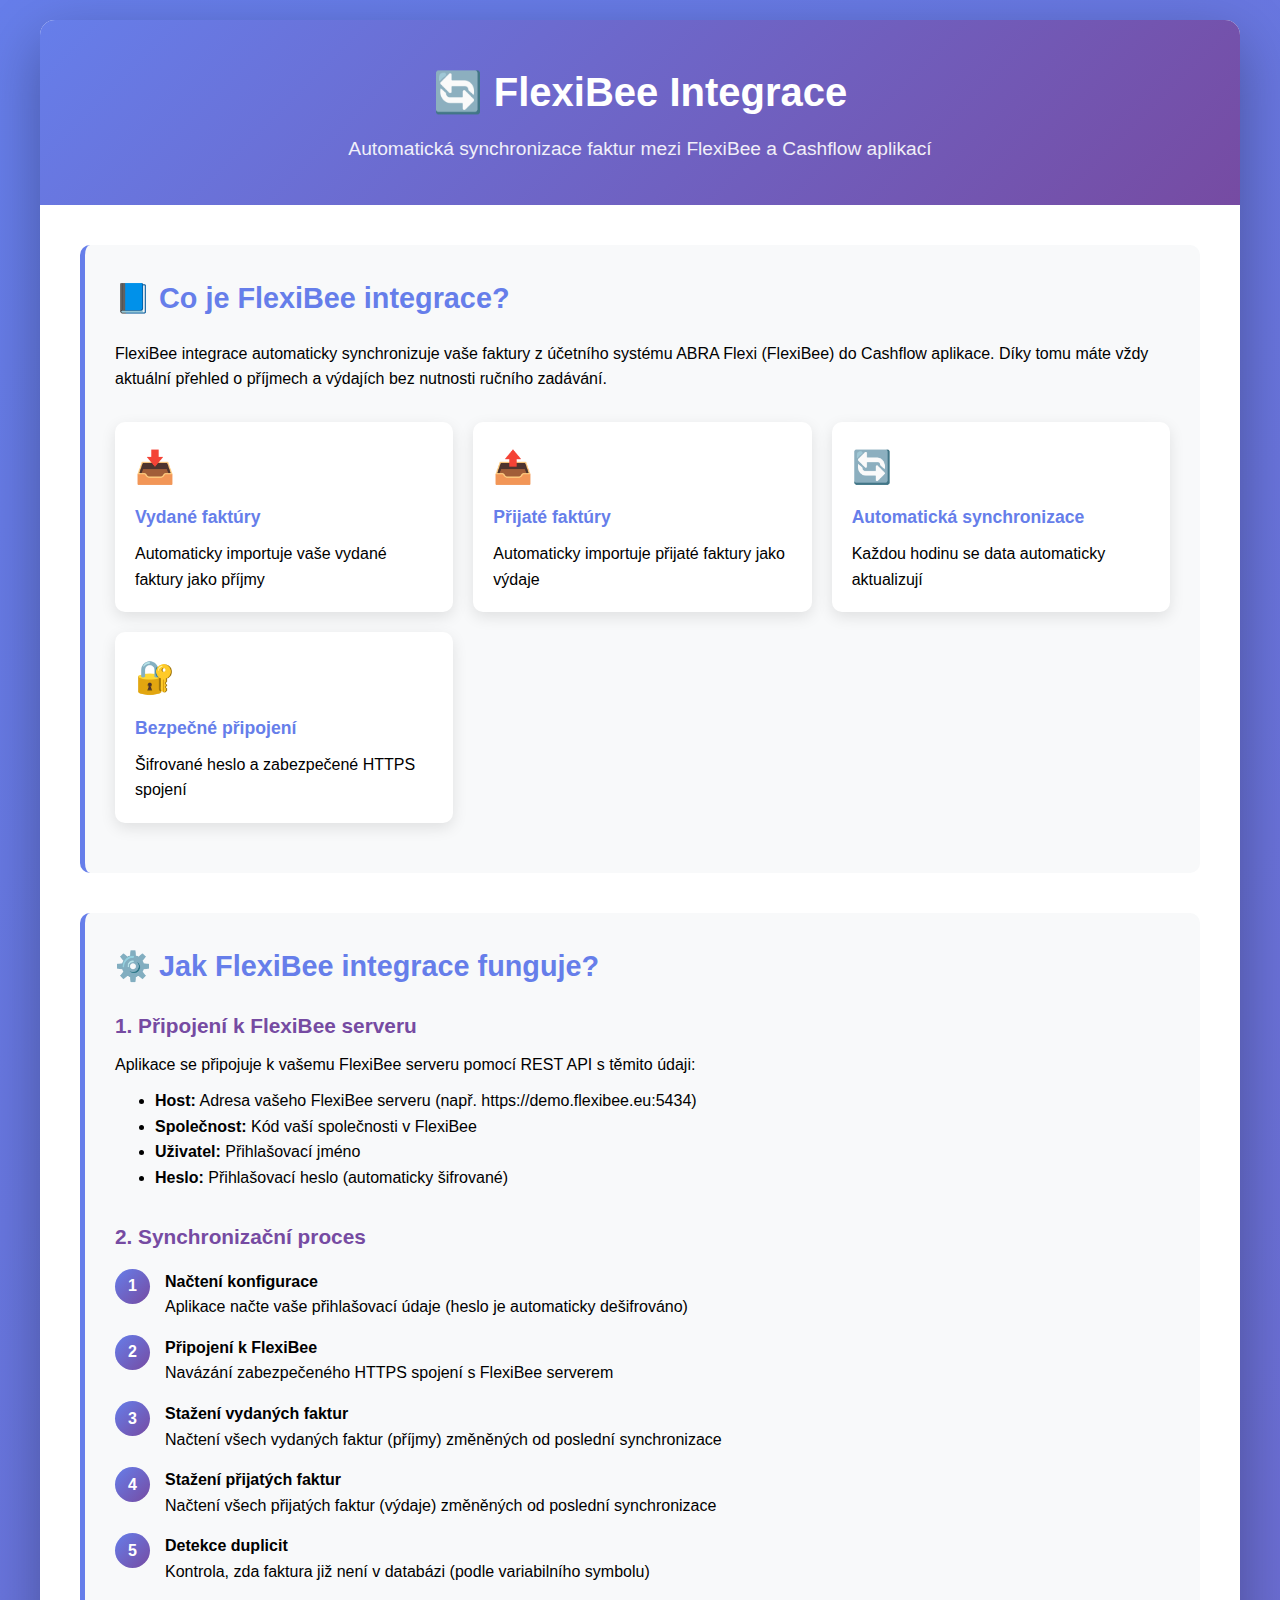
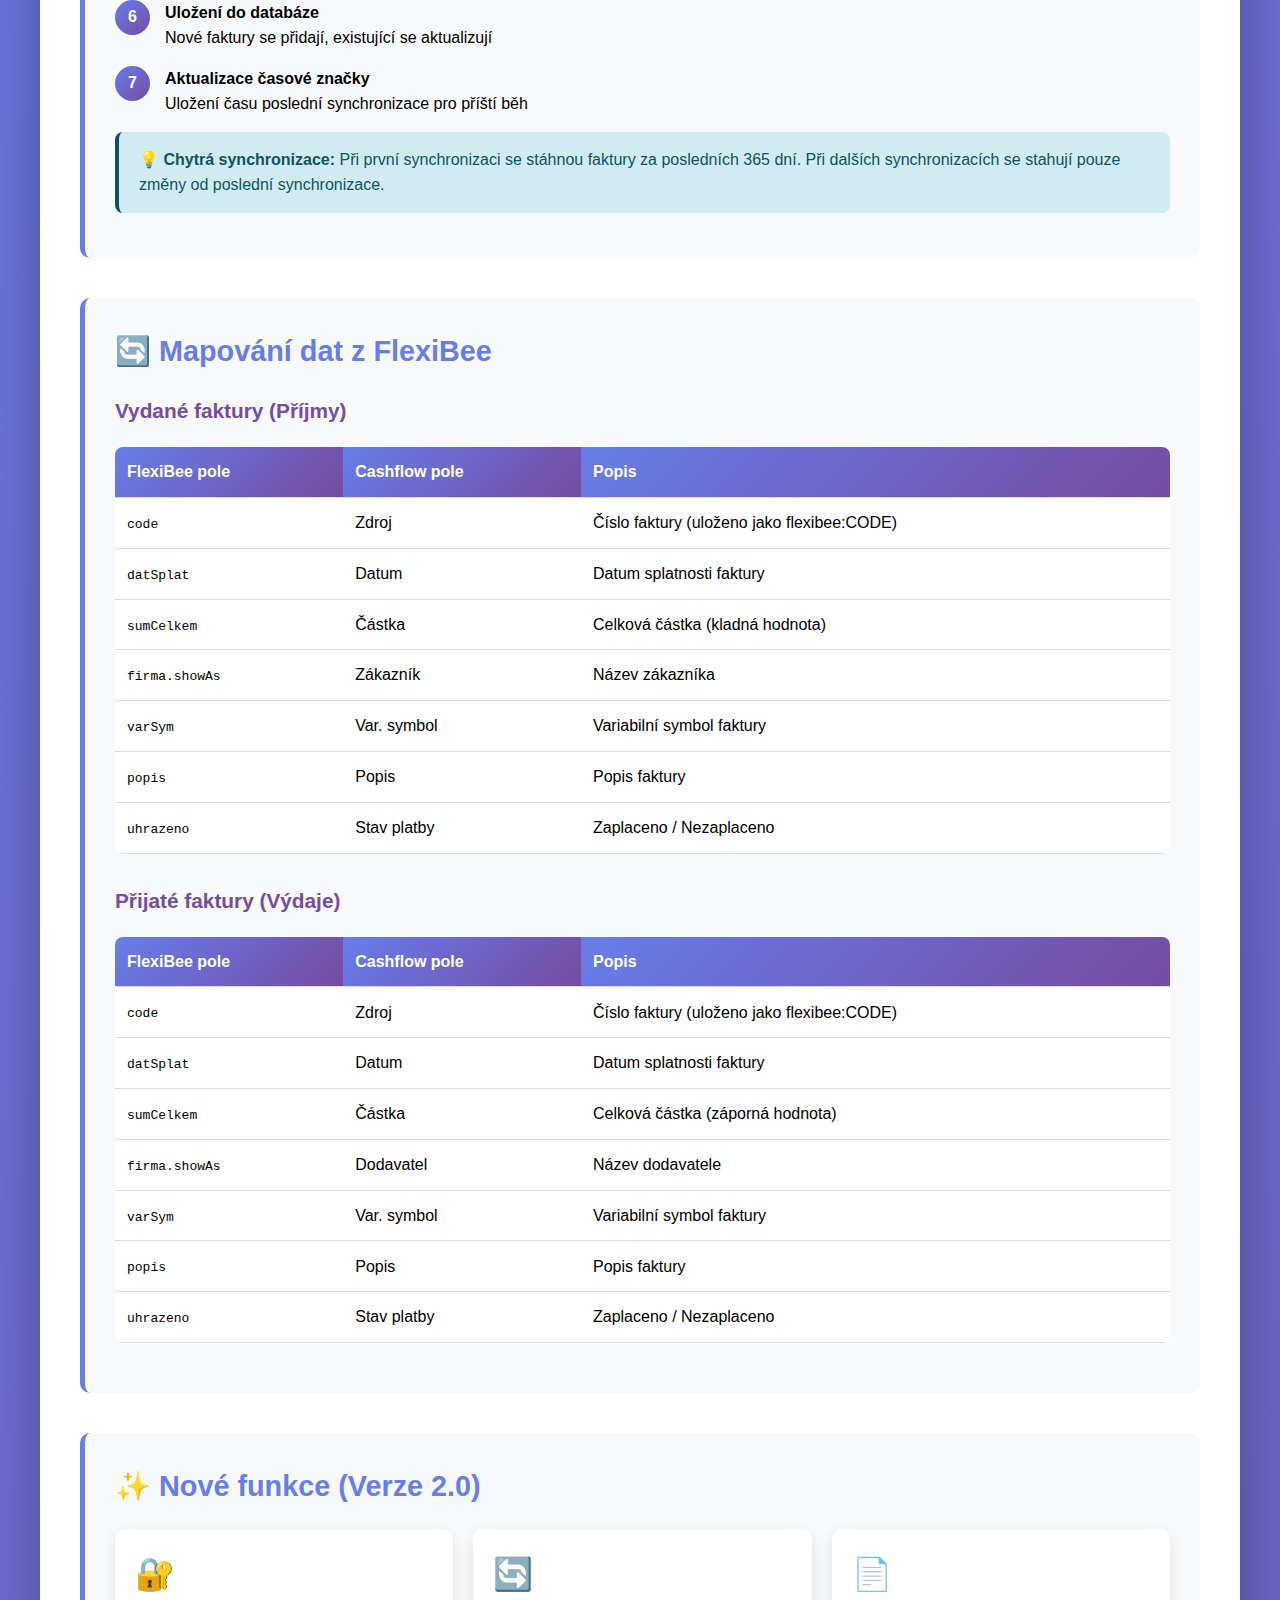
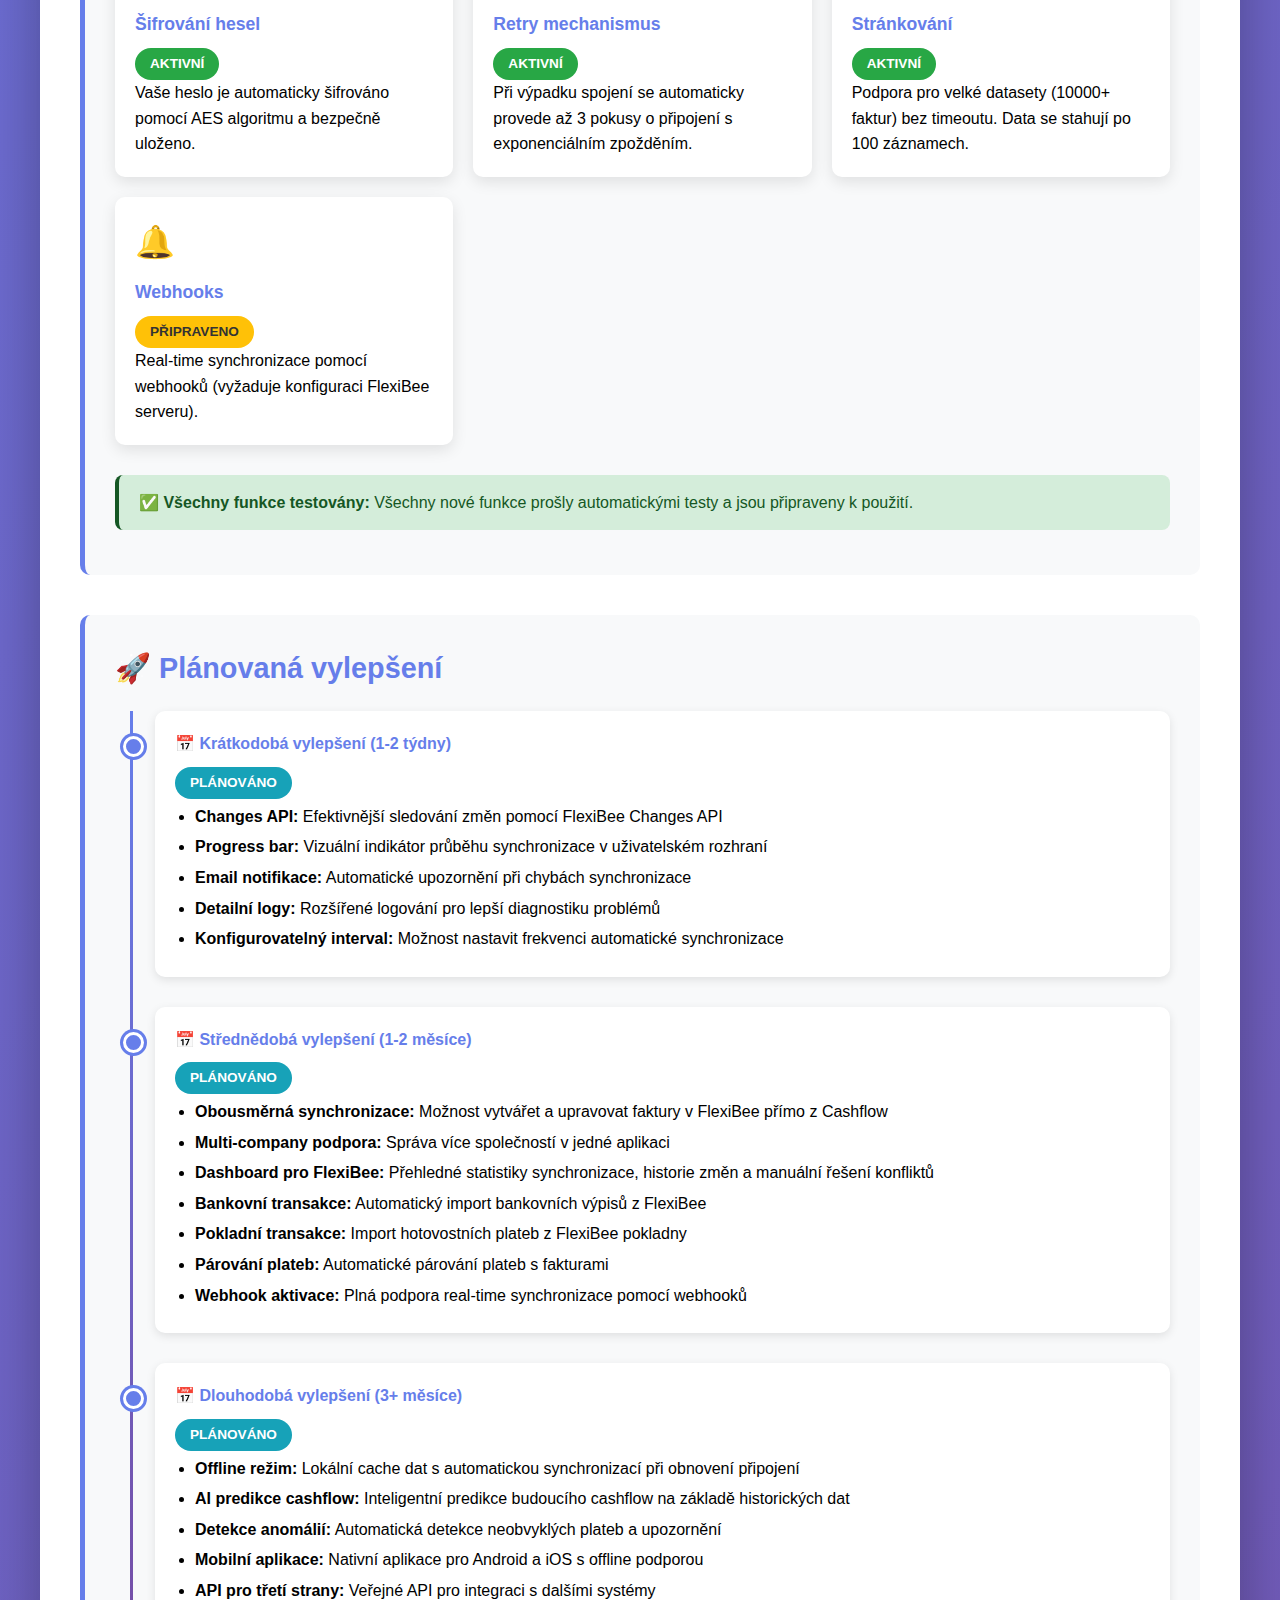
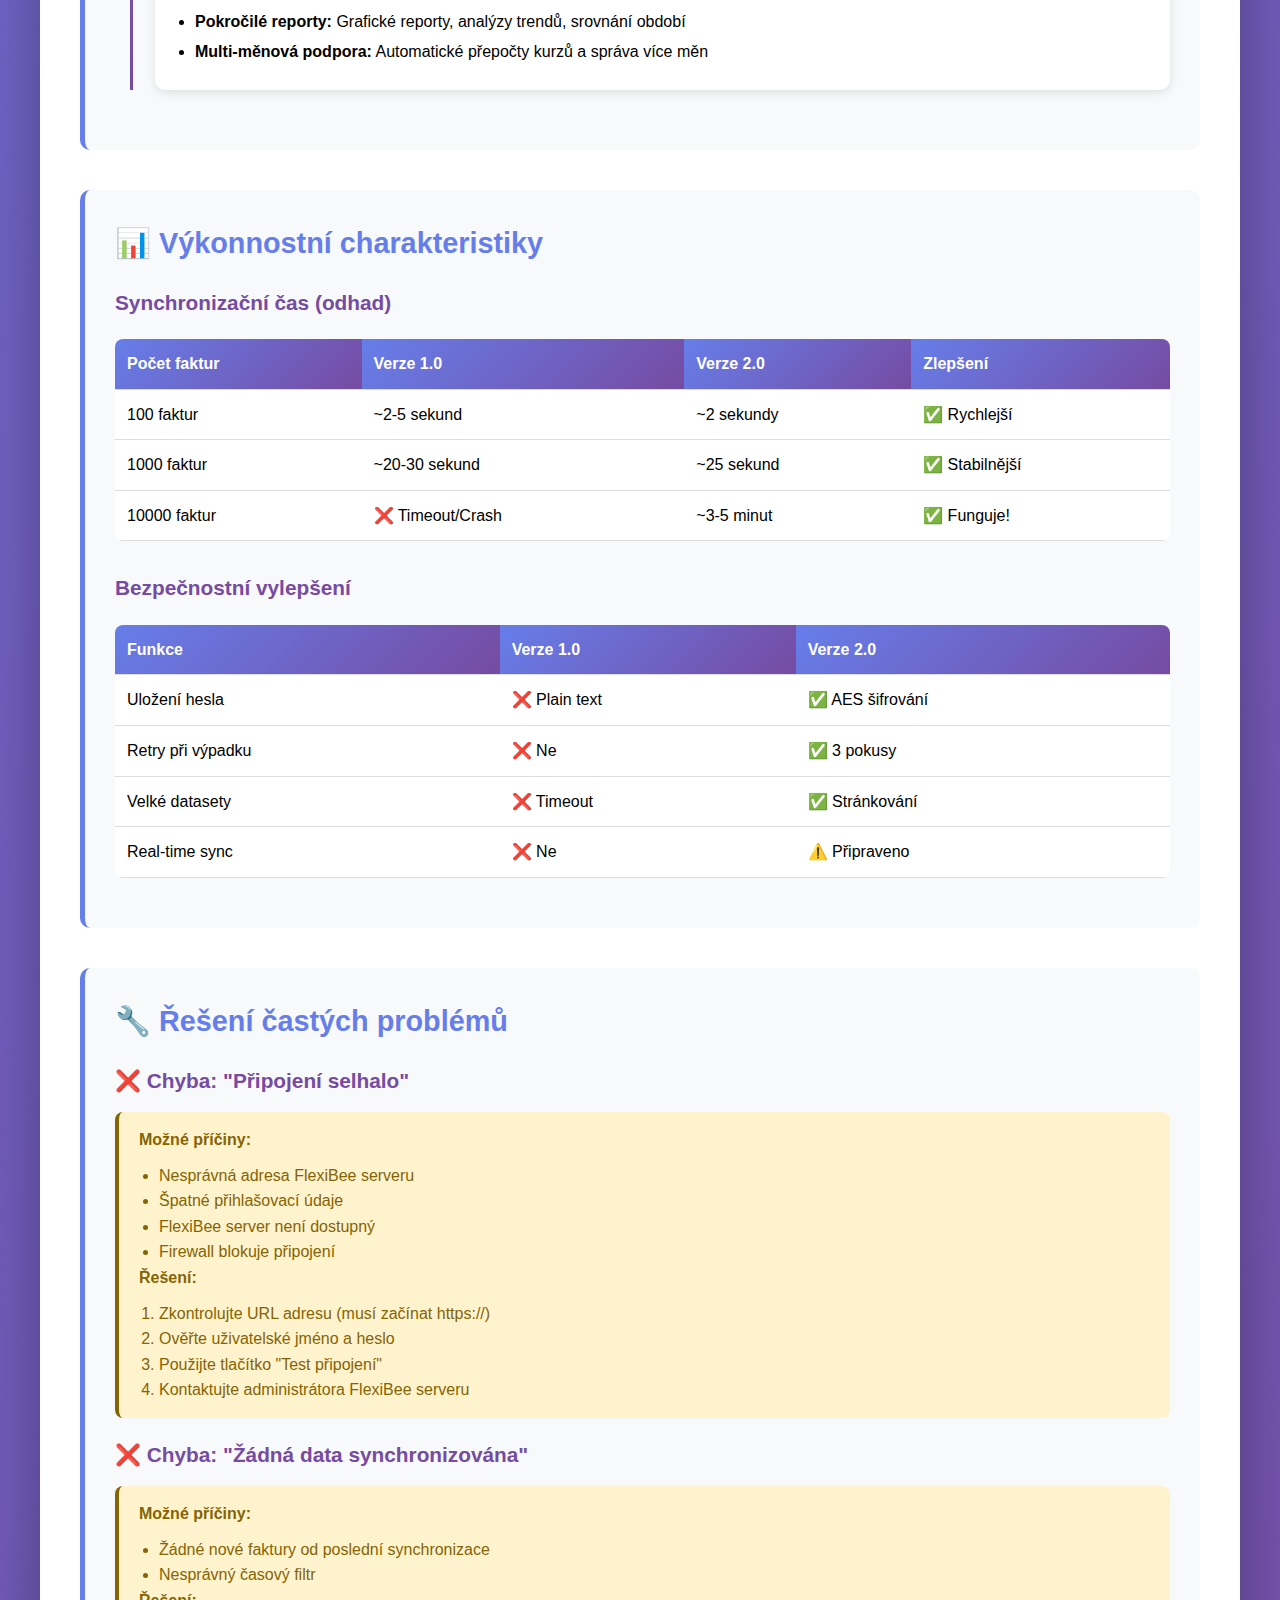
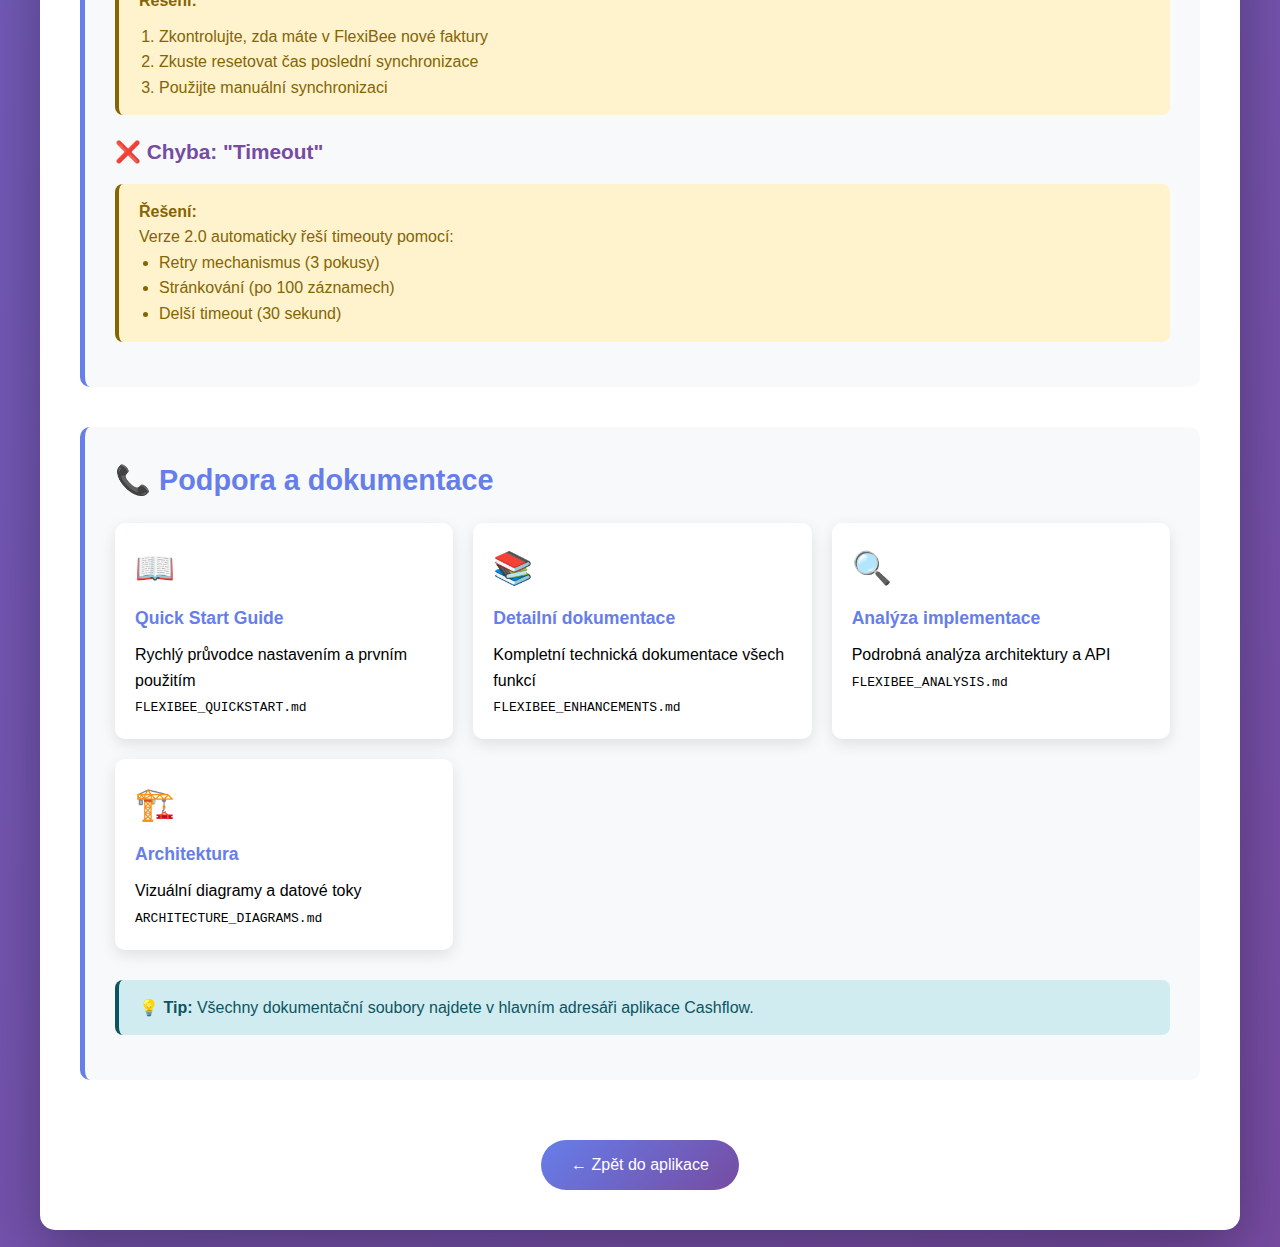
<file: templates/flexibee_help.html>
<!DOCTYPE html>
<html lang="cs">

<head>
    <meta charset="UTF-8">
    <meta name="viewport" content="width=device-width, initial-scale=1.0">
    <title>FlexiBee Integrace - Nápověda</title>
    <style>
        * {
            margin: 0;
            padding: 0;
            box-sizing: border-box;
        }

        body {
            font-family: 'Segoe UI', Tahoma, Geneva, Verdana, sans-serif;
            background: linear-gradient(135deg, #667eea 0%, #764ba2 100%);
            padding: 20px;
            line-height: 1.6;
        }

        .container {
            max-width: 1200px;
            margin: 0 auto;
            background: white;
            border-radius: 15px;
            box-shadow: 0 20px 60px rgba(0, 0, 0, 0.3);
            overflow: hidden;
        }

        .header {
            background: linear-gradient(135deg, #667eea 0%, #764ba2 100%);
            color: white;
            padding: 40px;
            text-align: center;
        }

        .header h1 {
            font-size: 2.5em;
            margin-bottom: 10px;
        }

        .header p {
            font-size: 1.2em;
            opacity: 0.9;
        }

        .content {
            padding: 40px;
        }

        .section {
            margin-bottom: 40px;
            padding: 30px;
            background: #f8f9fa;
            border-radius: 10px;
            border-left: 5px solid #667eea;
        }

        .section h2 {
            color: #667eea;
            margin-bottom: 20px;
            font-size: 1.8em;
            display: flex;
            align-items: center;
            gap: 10px;
        }

        .section h3 {
            color: #764ba2;
            margin: 20px 0 10px 0;
            font-size: 1.3em;
        }

        .feature-grid {
            display: grid;
            grid-template-columns: repeat(auto-fit, minmax(250px, 1fr));
            gap: 20px;
            margin: 20px 0;
        }

        .feature-card {
            background: white;
            padding: 20px;
            border-radius: 10px;
            box-shadow: 0 5px 15px rgba(0, 0, 0, 0.1);
            transition: transform 0.3s;
        }

        .feature-card:hover {
            transform: translateY(-5px);
            box-shadow: 0 10px 25px rgba(0, 0, 0, 0.15);
        }

        .feature-card h4 {
            color: #667eea;
            margin-bottom: 10px;
            font-size: 1.1em;
        }

        .icon {
            font-size: 2em;
            margin-bottom: 10px;
        }

        .timeline {
            position: relative;
            padding-left: 40px;
            margin: 20px 0;
        }

        .timeline::before {
            content: '';
            position: absolute;
            left: 15px;
            top: 0;
            bottom: 0;
            width: 3px;
            background: linear-gradient(to bottom, #667eea, #764ba2);
        }

        .timeline-item {
            position: relative;
            margin-bottom: 30px;
            padding: 20px;
            background: white;
            border-radius: 10px;
            box-shadow: 0 3px 10px rgba(0, 0, 0, 0.1);
        }

        .timeline-item::before {
            content: '';
            position: absolute;
            left: -32px;
            top: 25px;
            width: 15px;
            height: 15px;
            border-radius: 50%;
            background: #667eea;
            border: 3px solid white;
            box-shadow: 0 0 0 3px #667eea;
        }

        .timeline-item h4 {
            color: #667eea;
            margin-bottom: 10px;
        }

        .timeline-item ul {
            margin-left: 20px;
        }

        .timeline-item li {
            margin: 5px 0;
        }

        .badge {
            display: inline-block;
            padding: 5px 15px;
            border-radius: 20px;
            font-size: 0.85em;
            font-weight: bold;
            margin-right: 10px;
        }

        .badge-success {
            background: #28a745;
            color: white;
        }

        .badge-warning {
            background: #ffc107;
            color: #333;
        }

        .badge-info {
            background: #17a2b8;
            color: white;
        }

        .code-block {
            background: #2d2d2d;
            color: #f8f8f2;
            padding: 20px;
            border-radius: 8px;
            overflow-x: auto;
            margin: 15px 0;
            font-family: 'Courier New', monospace;
        }

        .alert {
            padding: 15px 20px;
            border-radius: 8px;
            margin: 15px 0;
        }

        .alert-info {
            background: #d1ecf1;
            border-left: 4px solid #0c5460;
            color: #0c5460;
        }

        .alert-success {
            background: #d4edda;
            border-left: 4px solid #155724;
            color: #155724;
        }

        .alert-warning {
            background: #fff3cd;
            border-left: 4px solid #856404;
            color: #856404;
        }

        .steps {
            counter-reset: step-counter;
            list-style: none;
        }

        .steps li {
            counter-increment: step-counter;
            margin: 15px 0;
            padding-left: 50px;
            position: relative;
        }

        .steps li::before {
            content: counter(step-counter);
            position: absolute;
            left: 0;
            top: 0;
            width: 35px;
            height: 35px;
            background: linear-gradient(135deg, #667eea, #764ba2);
            color: white;
            border-radius: 50%;
            display: flex;
            align-items: center;
            justify-content: center;
            font-weight: bold;
        }

        .back-button {
            display: inline-block;
            padding: 12px 30px;
            background: linear-gradient(135deg, #667eea, #764ba2);
            color: white;
            text-decoration: none;
            border-radius: 25px;
            margin-top: 20px;
            transition: transform 0.3s;
        }

        .back-button:hover {
            transform: scale(1.05);
        }

        table {
            width: 100%;
            border-collapse: collapse;
            margin: 20px 0;
            background: white;
            border-radius: 8px;
            overflow: hidden;
        }

        th,
        td {
            padding: 12px;
            text-align: left;
            border-bottom: 1px solid #ddd;
        }

        th {
            background: linear-gradient(135deg, #667eea, #764ba2);
            color: white;
            font-weight: bold;
        }

        tr:hover {
            background: #f5f5f5;
        }
    </style>
</head>

<body>
    <div class="container">
        <div class="header">
            <h1>🔄 FlexiBee Integrace</h1>
            <p>Automatická synchronizace faktur mezi FlexiBee a Cashflow aplikací</p>
        </div>

        <div class="content">
            <!-- Co je FlexiBee -->
            <div class="section">
                <h2>📘 Co je FlexiBee integrace?</h2>
                <p>
                    FlexiBee integrace automaticky synchronizuje vaše faktury z účetního systému ABRA Flexi (FlexiBee)
                    do Cashflow aplikace. Díky tomu máte vždy aktuální přehled o příjmech a výdajích bez nutnosti
                    ručního zadávání.
                </p>

                <div class="feature-grid" style="margin-top: 30px;">
                    <div class="feature-card">
                        <div class="icon">📥</div>
                        <h4>Vydané faktúry</h4>
                        <p>Automaticky importuje vaše vydané faktury jako příjmy</p>
                    </div>
                    <div class="feature-card">
                        <div class="icon">📤</div>
                        <h4>Přijaté faktúry</h4>
                        <p>Automaticky importuje přijaté faktury jako výdaje</p>
                    </div>
                    <div class="feature-card">
                        <div class="icon">🔄</div>
                        <h4>Automatická synchronizace</h4>
                        <p>Každou hodinu se data automaticky aktualizují</p>
                    </div>
                    <div class="feature-card">
                        <div class="icon">🔐</div>
                        <h4>Bezpečné připojení</h4>
                        <p>Šifrované heslo a zabezpečené HTTPS spojení</p>
                    </div>
                </div>
            </div>

            <!-- Jak to funguje -->
            <div class="section">
                <h2>⚙️ Jak FlexiBee integrace funguje?</h2>

                <h3>1. Připojení k FlexiBee serveru</h3>
                <p>Aplikace se připojuje k vašemu FlexiBee serveru pomocí REST API s těmito údaji:</p>
                <ul style="margin-left: 40px; margin-top: 10px;">
                    <li><strong>Host:</strong> Adresa vašeho FlexiBee serveru (např. https://demo.flexibee.eu:5434)</li>
                    <li><strong>Společnost:</strong> Kód vaší společnosti v FlexiBee</li>
                    <li><strong>Uživatel:</strong> Přihlašovací jméno</li>
                    <li><strong>Heslo:</strong> Přihlašovací heslo (automaticky šifrované)</li>
                </ul>

                <h3 style="margin-top: 30px;">2. Synchronizační proces</h3>
                <ol class="steps">
                    <li>
                        <strong>Načtení konfigurace</strong><br>
                        Aplikace načte vaše přihlašovací údaje (heslo je automaticky dešifrováno)
                    </li>
                    <li>
                        <strong>Připojení k FlexiBee</strong><br>
                        Navázání zabezpečeného HTTPS spojení s FlexiBee serverem
                    </li>
                    <li>
                        <strong>Stažení vydaných faktur</strong><br>
                        Načtení všech vydaných faktur (příjmy) změněných od poslední synchronizace
                    </li>
                    <li>
                        <strong>Stažení přijatých faktur</strong><br>
                        Načtení všech přijatých faktur (výdaje) změněných od poslední synchronizace
                    </li>
                    <li>
                        <strong>Detekce duplicit</strong><br>
                        Kontrola, zda faktura již není v databázi (podle variabilního symbolu)
                    </li>
                    <li>
                        <strong>Uložení do databáze</strong><br>
                        Nové faktury se přidají, existující se aktualizují
                    </li>
                    <li>
                        <strong>Aktualizace časové značky</strong><br>
                        Uložení času poslední synchronizace pro příští běh
                    </li>
                </ol>

                <div class="alert alert-info">
                    <strong>💡 Chytrá synchronizace:</strong> Při první synchronizaci se stáhnou faktury za posledních
                    365 dní.
                    Při dalších synchronizacích se stahují pouze změny od poslední synchronizace.
                </div>
            </div>

            <!-- Mapování polí -->
            <div class="section">
                <h2>🔄 Mapování dat z FlexiBee</h2>

                <h3>Vydané faktury (Příjmy)</h3>
                <table>
                    <thead>
                        <tr>
                            <th>FlexiBee pole</th>
                            <th>Cashflow pole</th>
                            <th>Popis</th>
                        </tr>
                    </thead>
                    <tbody>
                        <tr>
                            <td><code>code</code></td>
                            <td>Zdroj</td>
                            <td>Číslo faktury (uloženo jako flexibee:CODE)</td>
                        </tr>
                        <tr>
                            <td><code>datSplat</code></td>
                            <td>Datum</td>
                            <td>Datum splatnosti faktury</td>
                        </tr>
                        <tr>
                            <td><code>sumCelkem</code></td>
                            <td>Částka</td>
                            <td>Celková částka (kladná hodnota)</td>
                        </tr>
                        <tr>
                            <td><code>firma.showAs</code></td>
                            <td>Zákazník</td>
                            <td>Název zákazníka</td>
                        </tr>
                        <tr>
                            <td><code>varSym</code></td>
                            <td>Var. symbol</td>
                            <td>Variabilní symbol faktury</td>
                        </tr>
                        <tr>
                            <td><code>popis</code></td>
                            <td>Popis</td>
                            <td>Popis faktury</td>
                        </tr>
                        <tr>
                            <td><code>uhrazeno</code></td>
                            <td>Stav platby</td>
                            <td>Zaplaceno / Nezaplaceno</td>
                        </tr>
                    </tbody>
                </table>

                <h3 style="margin-top: 30px;">Přijaté faktury (Výdaje)</h3>
                <table>
                    <thead>
                        <tr>
                            <th>FlexiBee pole</th>
                            <th>Cashflow pole</th>
                            <th>Popis</th>
                        </tr>
                    </thead>
                    <tbody>
                        <tr>
                            <td><code>code</code></td>
                            <td>Zdroj</td>
                            <td>Číslo faktury (uloženo jako flexibee:CODE)</td>
                        </tr>
                        <tr>
                            <td><code>datSplat</code></td>
                            <td>Datum</td>
                            <td>Datum splatnosti faktury</td>
                        </tr>
                        <tr>
                            <td><code>sumCelkem</code></td>
                            <td>Částka</td>
                            <td>Celková částka (záporná hodnota)</td>
                        </tr>
                        <tr>
                            <td><code>firma.showAs</code></td>
                            <td>Dodavatel</td>
                            <td>Název dodavatele</td>
                        </tr>
                        <tr>
                            <td><code>varSym</code></td>
                            <td>Var. symbol</td>
                            <td>Variabilní symbol faktury</td>
                        </tr>
                        <tr>
                            <td><code>popis</code></td>
                            <td>Popis</td>
                            <td>Popis faktury</td>
                        </tr>
                        <tr>
                            <td><code>uhrazeno</code></td>
                            <td>Stav platby</td>
                            <td>Zaplaceno / Nezaplaceno</td>
                        </tr>
                    </tbody>
                </table>
            </div>

            <!-- Nové funkce -->
            <div class="section">
                <h2>✨ Nové funkce (Verze 2.0)</h2>

                <div class="feature-grid">
                    <div class="feature-card">
                        <div class="icon">🔐</div>
                        <h4>Šifrování hesel</h4>
                        <span class="badge badge-success">AKTIVNÍ</span>
                        <p>Vaše heslo je automaticky šifrováno pomocí AES algoritmu a bezpečně uloženo.</p>
                    </div>
                    <div class="feature-card">
                        <div class="icon">🔄</div>
                        <h4>Retry mechanismus</h4>
                        <span class="badge badge-success">AKTIVNÍ</span>
                        <p>Při výpadku spojení se automaticky provede až 3 pokusy o připojení s exponenciálním
                            zpožděním.</p>
                    </div>
                    <div class="feature-card">
                        <div class="icon">📄</div>
                        <h4>Stránkování</h4>
                        <span class="badge badge-success">AKTIVNÍ</span>
                        <p>Podpora pro velké datasety (10000+ faktur) bez timeoutu. Data se stahují po 100 záznamech.
                        </p>
                    </div>
                    <div class="feature-card">
                        <div class="icon">🔔</div>
                        <h4>Webhooks</h4>
                        <span class="badge badge-warning">PŘIPRAVENO</span>
                        <p>Real-time synchronizace pomocí webhooků (vyžaduje konfiguraci FlexiBee serveru).</p>
                    </div>
                </div>

                <div class="alert alert-success" style="margin-top: 30px;">
                    <strong>✅ Všechny funkce testovány:</strong> Všechny nové funkce prošly automatickými testy a jsou
                    připraveny k použití.
                </div>
            </div>

            <!-- Plánovaná vylepšení -->
            <div class="section">
                <h2>🚀 Plánovaná vylepšení</h2>

                <div class="timeline">
                    <div class="timeline-item">
                        <h4>📅 Krátkodobá vylepšení (1-2 týdny)</h4>
                        <span class="badge badge-info">PLÁNOVÁNO</span>
                        <ul>
                            <li><strong>Changes API:</strong> Efektivnější sledování změn pomocí FlexiBee Changes API
                            </li>
                            <li><strong>Progress bar:</strong> Vizuální indikátor průběhu synchronizace v uživatelském
                                rozhraní</li>
                            <li><strong>Email notifikace:</strong> Automatické upozornění při chybách synchronizace</li>
                            <li><strong>Detailní logy:</strong> Rozšířené logování pro lepší diagnostiku problémů</li>
                            <li><strong>Konfigurovatelný interval:</strong> Možnost nastavit frekvenci automatické
                                synchronizace</li>
                        </ul>
                    </div>

                    <div class="timeline-item">
                        <h4>📅 Střednědobá vylepšení (1-2 měsíce)</h4>
                        <span class="badge badge-info">PLÁNOVÁNO</span>
                        <ul>
                            <li><strong>Obousměrná synchronizace:</strong> Možnost vytvářet a upravovat faktury v
                                FlexiBee přímo z Cashflow</li>
                            <li><strong>Multi-company podpora:</strong> Správa více společností v jedné aplikaci</li>
                            <li><strong>Dashboard pro FlexiBee:</strong> Přehledné statistiky synchronizace, historie
                                změn a manuální řešení konfliktů</li>
                            <li><strong>Bankovní transakce:</strong> Automatický import bankovních výpisů z FlexiBee
                            </li>
                            <li><strong>Pokladní transakce:</strong> Import hotovostních plateb z FlexiBee pokladny</li>
                            <li><strong>Párování plateb:</strong> Automatické párování plateb s fakturami</li>
                            <li><strong>Webhook aktivace:</strong> Plná podpora real-time synchronizace pomocí webhooků
                            </li>
                        </ul>
                    </div>

                    <div class="timeline-item">
                        <h4>📅 Dlouhodobá vylepšení (3+ měsíce)</h4>
                        <span class="badge badge-info">PLÁNOVÁNO</span>
                        <ul>
                            <li><strong>Offline režim:</strong> Lokální cache dat s automatickou synchronizací při
                                obnovení připojení</li>
                            <li><strong>AI predikce cashflow:</strong> Inteligentní predikce budoucího cashflow na
                                základě historických dat</li>
                            <li><strong>Detekce anomálií:</strong> Automatická detekce neobvyklých plateb a upozornění
                            </li>
                            <li><strong>Mobilní aplikace:</strong> Nativní aplikace pro Android a iOS s offline podporou
                            </li>
                            <li><strong>API pro třetí strany:</strong> Veřejné API pro integraci s dalšími systémy</li>
                            <li><strong>Pokročilé reporty:</strong> Grafické reporty, analýzy trendů, srovnání období
                            </li>
                            <li><strong>Multi-měnová podpora:</strong> Automatické přepočty kurzů a správa více měn</li>
                        </ul>
                    </div>
                </div>
            </div>

            <!-- Výkonnostní charakteristiky -->
            <div class="section">
                <h2>📊 Výkonnostní charakteristiky</h2>

                <h3>Synchronizační čas (odhad)</h3>
                <table>
                    <thead>
                        <tr>
                            <th>Počet faktur</th>
                            <th>Verze 1.0</th>
                            <th>Verze 2.0</th>
                            <th>Zlepšení</th>
                        </tr>
                    </thead>
                    <tbody>
                        <tr>
                            <td>100 faktur</td>
                            <td>~2-5 sekund</td>
                            <td>~2 sekundy</td>
                            <td>✅ Rychlejší</td>
                        </tr>
                        <tr>
                            <td>1000 faktur</td>
                            <td>~20-30 sekund</td>
                            <td>~25 sekund</td>
                            <td>✅ Stabilnější</td>
                        </tr>
                        <tr>
                            <td>10000 faktur</td>
                            <td>❌ Timeout/Crash</td>
                            <td>~3-5 minut</td>
                            <td>✅ Funguje!</td>
                        </tr>
                    </tbody>
                </table>

                <h3 style="margin-top: 30px;">Bezpečnostní vylepšení</h3>
                <table>
                    <thead>
                        <tr>
                            <th>Funkce</th>
                            <th>Verze 1.0</th>
                            <th>Verze 2.0</th>
                        </tr>
                    </thead>
                    <tbody>
                        <tr>
                            <td>Uložení hesla</td>
                            <td>❌ Plain text</td>
                            <td>✅ AES šifrování</td>
                        </tr>
                        <tr>
                            <td>Retry při výpadku</td>
                            <td>❌ Ne</td>
                            <td>✅ 3 pokusy</td>
                        </tr>
                        <tr>
                            <td>Velké datasety</td>
                            <td>❌ Timeout</td>
                            <td>✅ Stránkování</td>
                        </tr>
                        <tr>
                            <td>Real-time sync</td>
                            <td>❌ Ne</td>
                            <td>⚠️ Připraveno</td>
                        </tr>
                    </tbody>
                </table>
            </div>

            <!-- Řešení problémů -->
            <div class="section">
                <h2>🔧 Řešení častých problémů</h2>

                <h3>❌ Chyba: "Připojení selhalo"</h3>
                <div class="alert alert-warning">
                    <strong>Možné příčiny:</strong>
                    <ul style="margin-left: 20px; margin-top: 10px;">
                        <li>Nesprávná adresa FlexiBee serveru</li>
                        <li>Špatné přihlašovací údaje</li>
                        <li>FlexiBee server není dostupný</li>
                        <li>Firewall blokuje připojení</li>
                    </ul>
                    <strong>Řešení:</strong>
                    <ol style="margin-left: 20px; margin-top: 10px;">
                        <li>Zkontrolujte URL adresu (musí začínat https://)</li>
                        <li>Ověřte uživatelské jméno a heslo</li>
                        <li>Použijte tlačítko "Test připojení"</li>
                        <li>Kontaktujte administrátora FlexiBee serveru</li>
                    </ol>
                </div>

                <h3>❌ Chyba: "Žádná data synchronizována"</h3>
                <div class="alert alert-warning">
                    <strong>Možné příčiny:</strong>
                    <ul style="margin-left: 20px; margin-top: 10px;">
                        <li>Žádné nové faktury od poslední synchronizace</li>
                        <li>Nesprávný časový filtr</li>
                    </ul>
                    <strong>Řešení:</strong>
                    <ol style="margin-left: 20px; margin-top: 10px;">
                        <li>Zkontrolujte, zda máte v FlexiBee nové faktury</li>
                        <li>Zkuste resetovat čas poslední synchronizace</li>
                        <li>Použijte manuální synchronizaci</li>
                    </ol>
                </div>

                <h3>❌ Chyba: "Timeout"</h3>
                <div class="alert alert-warning">
                    <strong>Řešení:</strong>
                    <p>Verze 2.0 automaticky řeší timeouty pomocí:</p>
                    <ul style="margin-left: 20px;">
                        <li>Retry mechanismus (3 pokusy)</li>
                        <li>Stránkování (po 100 záznamech)</li>
                        <li>Delší timeout (30 sekund)</li>
                    </ul>
                </div>
            </div>

            <!-- Kontakt a podpora -->
            <div class="section">
                <h2>📞 Podpora a dokumentace</h2>

                <div class="feature-grid">
                    <div class="feature-card">
                        <div class="icon">📖</div>
                        <h4>Quick Start Guide</h4>
                        <p>Rychlý průvodce nastavením a prvním použitím</p>
                        <code>FLEXIBEE_QUICKSTART.md</code>
                    </div>
                    <div class="feature-card">
                        <div class="icon">📚</div>
                        <h4>Detailní dokumentace</h4>
                        <p>Kompletní technická dokumentace všech funkcí</p>
                        <code>FLEXIBEE_ENHANCEMENTS.md</code>
                    </div>
                    <div class="feature-card">
                        <div class="icon">🔍</div>
                        <h4>Analýza implementace</h4>
                        <p>Podrobná analýza architektury a API</p>
                        <code>FLEXIBEE_ANALYSIS.md</code>
                    </div>
                    <div class="feature-card">
                        <div class="icon">🏗️</div>
                        <h4>Architektura</h4>
                        <p>Vizuální diagramy a datové toky</p>
                        <code>ARCHITECTURE_DIAGRAMS.md</code>
                    </div>
                </div>

                <div class="alert alert-info" style="margin-top: 30px;">
                    <strong>💡 Tip:</strong> Všechny dokumentační soubory najdete v hlavním adresáři aplikace Cashflow.
                </div>
            </div>

            <!-- Zpět -->
            <div style="text-align: center; margin-top: 40px;">
                <a href="/" class="back-button">← Zpět do aplikace</a>
            </div>
        </div>
    </div>
</body>

</html>
</file>
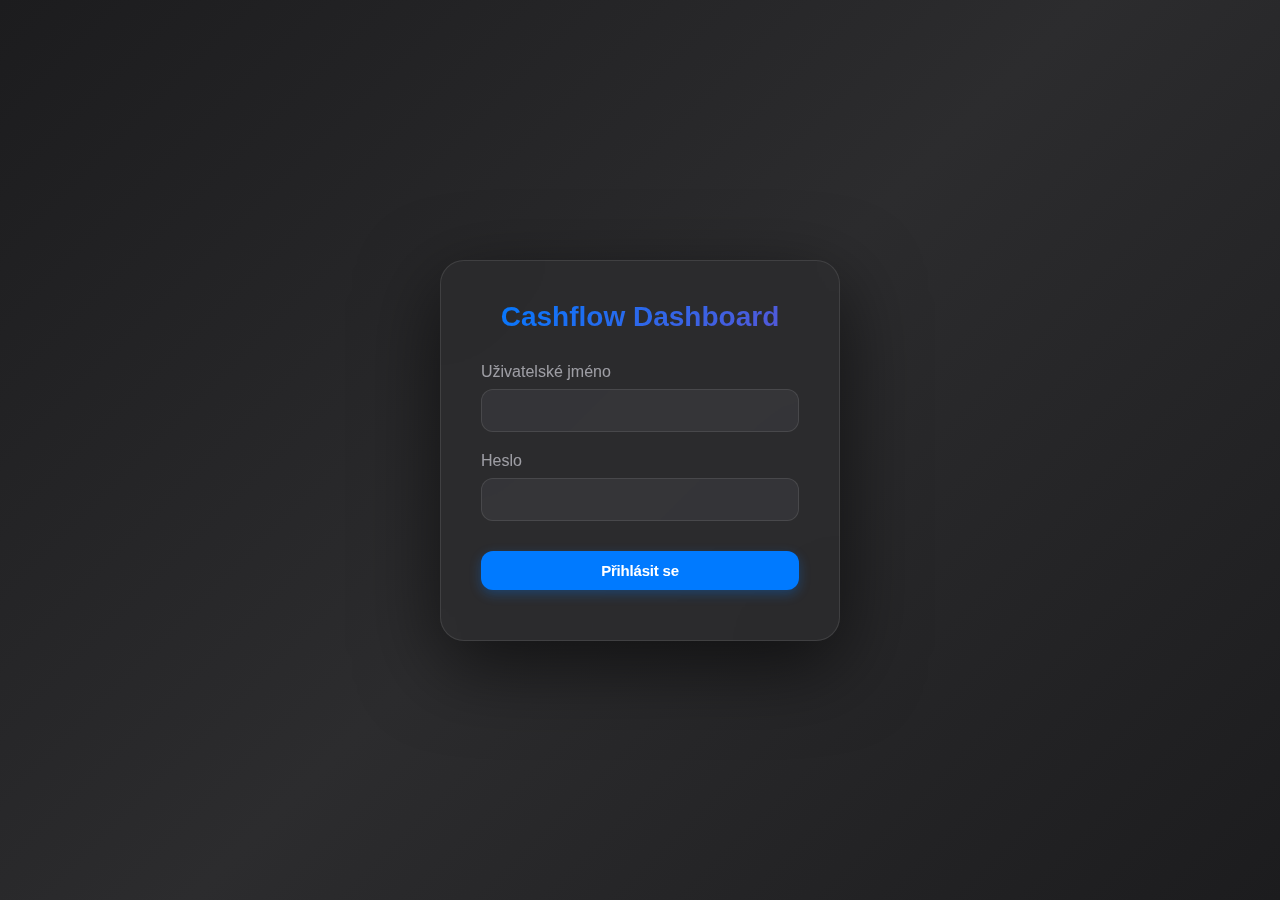
<file: templates/login.html>
<!DOCTYPE html>
<html lang="cs">

<head>
    <meta charset="UTF-8">
    <meta name="viewport" content="width=device-width, initial-scale=1.0">
    <title>Přihlášení - Cashflow</title>
    <link rel="stylesheet" href="/static/style.css">
    <link href="https://fonts.googleapis.com/css2?family=Inter:wght@400;600;700&display=swap" rel="stylesheet">
    <style>
        .login-container {
            display: flex;
            justify-content: center;
            align-items: center;
            min-height: 100vh;
            padding: 20px;
        }

        .login-box {
            background: var(--bg-card);
            backdrop-filter: blur(60px) saturate(180%);
            -webkit-backdrop-filter: blur(60px) saturate(180%);
            padding: 40px;
            border-radius: 24px;
            width: 400px;
            max-width: 100%;
            box-shadow: 0 24px 80px rgba(0, 0, 0, 0.6);
            border: 1px solid var(--border-color);
        }

        .login-box h1 {
            margin: 0 0 30px 0;
            font-size: 28px;
            font-weight: 700;
            text-align: center;
            background: linear-gradient(135deg, #007aff 0%, #5856d6 100%);
            -webkit-background-clip: text;
            -webkit-text-fill-color: transparent;
            background-clip: text;
        }

        .form-group {
            margin-bottom: 20px;
        }

        .form-group label {
            display: block;
            margin-bottom: 8px;
            color: var(--text-secondary);
            font-weight: 500;
        }

        .form-group input {
            width: 100%;
            background: rgba(118, 118, 128, 0.12);
            backdrop-filter: blur(20px);
            border: 1px solid var(--border-color);
            color: var(--text-primary);
            padding: 12px 16px;
            border-radius: 12px;
            font-size: 15px;
            transition: all 0.3s;
        }

        .form-group input:focus {
            outline: none;
            background: rgba(118, 118, 128, 0.18);
            border-color: var(--accent-primary);
            box-shadow: 0 0 0 4px rgba(0, 122, 255, 0.15);
        }

        .login-btn {
            width: 100%;
            margin-top: 10px;
        }

        .error-message {
            color: var(--danger-bg);
            font-size: 14px;
            margin-top: 10px;
            text-align: center;
        }
    </style>
</head>

<body>
    <div class="login-container">
        <div class="login-box">
            <h1>Cashflow Dashboard</h1>
            <form id="login-form">
                <div class="form-group">
                    <label>Uživatelské jméno</label>
                    <input type="text" id="username" required autocomplete="username">
                </div>
                <div class="form-group">
                    <label>Heslo</label>
                    <input type="password" id="password" required autocomplete="current-password">
                </div>
                <button type="submit" class="login-btn">Přihlásit se</button>
                <div id="error-message" class="error-message"></div>
            </form>
        </div>
    </div>

    <script>
        document.getElementById('login-form').addEventListener('submit', async (e) => {
            e.preventDefault();

            const username = document.getElementById('username').value;
            const password = document.getElementById('password').value;

            try {
                const response = await fetch('/api/login', {
                    method: 'POST',
                    headers: { 'Content-Type': 'application/json' },
                    body: JSON.stringify({ username, password })
                });

                const data = await response.json();

                if (data.status === 'success') {
                    window.location.href = '/';
                } else {
                    document.getElementById('error-message').textContent = data.message || 'Přihlášení selhalo';
                }
            } catch (error) {
                document.getElementById('error-message').textContent = 'Chyba připojení';
            }
        });
    </script>
</body>

</html>
</file>
<file: static/style.css>
:root {
    --bg-dark: #000000;
    --bg-blur: rgba(28, 28, 30, 0.72);
    --bg-card: rgba(44, 44, 46, 0.68);
    --bg-hover: rgba(58, 58, 60, 0.72);
    --text-primary: #ffffff;
    --text-secondary: rgba(235, 235, 245, 0.6);
    --accent-primary: #007aff;
    --accent-hover: #0051d5;
    --success-bg: rgba(52, 199, 89, 0.85);
    --success-dim: rgba(48, 176, 199, 0.15);
    --danger-bg: rgba(255, 69, 58, 0.85);
    --danger-dim: rgba(255, 69, 58, 0.15);
    --neutral-bg: rgba(255, 214, 10, 0.85);
    --neutral-dim: rgba(255, 214, 10, 0.15);
    --border-color: rgba(255, 255, 255, 0.1);
    --shadow-color: rgba(0, 0, 0, 0.3);
}

* {
    box-sizing: border-box;
}

body {
    font-family: -apple-system, BlinkMacSystemFont, 'SF Pro Display', 'Segoe UI', 'Helvetica Neue', sans-serif;
    background: linear-gradient(135deg, #1c1c1e 0%, #2c2c2e 50%, #1c1c1e 100%);
    color: var(--text-primary);
    margin: 0;
    padding: 0;
    min-height: 100vh;
    -webkit-font-smoothing: antialiased;
}

.app-container {
    max-width: 100%;
    margin: 0 auto;
    padding: 15px 10px;
}

header {
    display: flex;
    justify-content: space-between;
    align-items: center;
    margin-bottom: 20px;
    padding: 12px 20px;
    background: var(--bg-card);
    backdrop-filter: blur(40px) saturate(180%);
    -webkit-backdrop-filter: blur(40px) saturate(180%);
    border-radius: 16px;
    border: 1px solid var(--border-color);
    box-shadow: 0 8px 32px var(--shadow-color);
}

header h1 {
    margin: 0;
    font-size: 24px;
    font-weight: 700;
    letter-spacing: -0.5px;
    background: linear-gradient(135deg, #007aff 0%, #5856d6 100%);
    -webkit-background-clip: text;
    -webkit-text-fill-color: transparent;
    background-clip: text;
}

.controls {
    display: flex;
    gap: 12px;
    align-items: center;
    flex-wrap: wrap;
}

.controls label {
    color: var(--text-secondary);
    font-size: 14px;
    font-weight: 500;
}

.controls input[type="number"] {
    background: rgba(118, 118, 128, 0.12);
    backdrop-filter: blur(20px);
    border: 1px solid var(--border-color);
    color: var(--text-primary);
    padding: 10px 14px;
    border-radius: 12px;
    width: 130px;
    font-size: 15px;
    transition: all 0.3s cubic-bezier(0.4, 0, 0.2, 1);
}

.controls input[type="number"]:focus {
    outline: none;
    background: rgba(118, 118, 128, 0.18);
    border-color: var(--accent-primary);
    box-shadow: 0 0 0 4px rgba(0, 122, 255, 0.15);
}

button {
    background: var(--accent-primary);
    color: white;
    border: none;
    padding: 11px 22px;
    border-radius: 12px;
    cursor: pointer;
    font-weight: 600;
    font-size: 15px;
    transition: all 0.3s cubic-bezier(0.4, 0, 0.2, 1);
    box-shadow: 0 4px 12px rgba(0, 122, 255, 0.3);
    letter-spacing: -0.2px;
}

button:hover {
    background: var(--accent-hover);
    transform: scale(1.02);
    box-shadow: 0 6px 20px rgba(0, 122, 255, 0.4);
}

button:active {
    transform: scale(0.98);
}

.import-group {
    display: inline-flex;
    gap: 10px;
}

.calendar-header {
    display: flex;
    justify-content: space-between;
    align-items: center;
    margin-bottom: 16px;
    padding: 10px 20px;
    background: var(--bg-card);
    backdrop-filter: blur(40px) saturate(180%);
    -webkit-backdrop-filter: blur(40px) saturate(180%);
    border-radius: 16px;
    border: 1px solid var(--border-color);
    box-shadow: 0 8px 32px var(--shadow-color);
}

.calendar-header h2 {
    margin: 0;
    font-size: 18px;
    font-weight: 600;
    letter-spacing: -0.3px;
    color: var(--text-primary);
}

.calendar-header button {
    background: rgba(118, 118, 128, 0.24);
    backdrop-filter: blur(20px);
    box-shadow: none;
    border: 1px solid var(--border-color);
}

.calendar-header button:hover {
    background: var(--accent-primary);
    border-color: transparent;
}

.calendar-grid {
    display: grid;
    grid-template-columns: repeat(7, 1fr);
    gap: 14px;
}

.calendar-day-header {
    text-align: center;
    font-weight: 600;
    color: var(--text-secondary);
    padding-bottom: 10px;
    font-size: 14px;
    text-transform: uppercase;
    letter-spacing: 1px;
}

.calendar-day {
    background: var(--bg-card);
    backdrop-filter: blur(40px) saturate(180%);
    -webkit-backdrop-filter: blur(40px) saturate(180%);
    border-radius: 18px;
    min-height: 140px;
    padding: 14px;
    position: relative;
    border: 1px solid var(--border-color);
    cursor: pointer;
    transition: all 0.3s cubic-bezier(0.4, 0, 0.2, 1);
    overflow: hidden;
    box-shadow: 0 4px 16px var(--shadow-color);
    display: flex;
    flex-direction: column;
}

.calendar-day::before {
    content: '';
    position: absolute;
    top: 0;
    left: 0;
    right: 0;
    height: 4px;
    background: transparent;
    transition: all 0.3s cubic-bezier(0.4, 0, 0.2, 1);
}

.calendar-day:hover {
    transform: translateY(-4px) scale(1.02);
    box-shadow: 0 12px 32px rgba(0, 0, 0, 0.5);
    border-color: rgba(255, 255, 255, 0.2);
}

.calendar-day:hover::before {
    background: var(--accent-primary);
}

.calendar-day.empty {
    background: transparent;
    border: none;
    box-shadow: none;
    cursor: default;
}

.day-number {
    font-weight: 700;
    font-size: 20px;
    margin-bottom: auto;
    /* Push content down */
    display: block;
    color: var(--text-primary);
}

.day-value {
    font-size: 13px;
    font-weight: 600;
    margin-top: 2px;
}

.day-value.income {
    color: var(--success-bg);
}

.day-value.expense {
    color: var(--danger-bg);
}

.day-balance {
    font-size: 12px;
    color: var(--text-secondary);
    margin-top: 8px;
    padding-top: 8px;
    border-top: 1px solid rgba(255, 255, 255, 0.1);
    font-weight: 500;
}

/* iOS Glass status colors */
.status-ok {
    background: linear-gradient(135deg, var(--success-dim) 0%, rgba(52, 199, 89, 0.2) 100%);
    border-color: var(--success-bg);
    box-shadow: 0 4px 16px rgba(52, 199, 89, 0.2);
}

.status-ok::before {
    background: var(--success-bg);
}

.status-danger {
    background: linear-gradient(135deg, var(--danger-dim) 0%, rgba(255, 69, 58, 0.2) 100%);
    border-color: var(--danger-bg);
    box-shadow: 0 4px 16px rgba(255, 69, 58, 0.2);
}

.status-danger::before {
    background: var(--danger-bg);
}

.status-neutral {
    background: linear-gradient(135deg, var(--neutral-dim) 0%, rgba(255, 214, 10, 0.2) 100%);
    border-color: var(--neutral-bg);
    box-shadow: 0 4px 16px rgba(255, 214, 10, 0.2);
}

.status-neutral::before {
    background: var(--neutral-bg);
}

/* Modal with iOS glass effect */
.modal-overlay {
    display: none;
    position: fixed;
    top: 0;
    left: 0;
    width: 100%;
    height: 100%;
    background: rgba(0, 0, 0, 0.65);
    backdrop-filter: blur(20px);
    -webkit-backdrop-filter: blur(20px);
    justify-content: center;
    align-items: center;
    z-index: 1000;
}

.modal-content {
    background: var(--bg-card);
    backdrop-filter: blur(60px) saturate(180%);
    -webkit-backdrop-filter: blur(60px) saturate(180%);
    padding: 32px;
    border-radius: 24px;
    width: 1000px;
    max-width: 95%;
    box-shadow: 0 24px 80px rgba(0, 0, 0, 0.6);
    border: 1px solid var(--border-color);
    animation: modalSlideIn 0.4s cubic-bezier(0.4, 0, 0.2, 1);
    max-height: 90vh;
    display: flex;
    flex-direction: column;
}

@keyframes modalSlideIn {
    from {
        opacity: 0;
        transform: scale(0.95) translateY(-20px);
    }

    to {
        opacity: 1;
        transform: scale(1) translateY(0);
    }
}

.modal-content h3 {
    margin: 0 0 24px 0;
    color: var(--text-primary);
    font-size: 24px;
    font-weight: 700;
    letter-spacing: -0.5px;
}

.transaction-list {
    max-height: 420px;
    overflow-y: auto;
}

.transaction-item {
    display: flex;
    justify-content: space-between;
    padding: 16px;
    border-bottom: 1px solid var(--border-color);
    align-items: center;
    transition: background 0.2s;
    border-radius: 12px;
    margin-bottom: 4px;
}

.transaction-item:hover {
    background: rgba(118, 118, 128, 0.12);
}

.transaction-item:last-child {
    border-bottom: none;
}

.transaction-item input[type="date"] {
    background: rgba(118, 118, 128, 0.12);
    backdrop-filter: blur(20px);
    border: 1px solid var(--border-color);
    color: var(--text-primary);
    padding: 8px 12px;
    border-radius: 10px;
    font-size: 14px;
}

.transaction-item input[type="date"]:focus {
    outline: none;
    border-color: var(--accent-primary);
    box-shadow: 0 0 0 4px rgba(0, 122, 255, 0.15);
}

.amount-plus {
    color: var(--success-bg);
    font-weight: 700;
}

.amount-minus {
    color: var(--danger-bg);
    font-weight: 700;
}

.modal-footer {
    margin-top: 24px;
    display: flex;
    justify-content: flex-end;
}

.modal-footer button {
    background: rgba(118, 118, 128, 0.24);
    backdrop-filter: blur(20px);
    border: 1px solid var(--border-color);
}

.modal-footer button:hover {
    background: var(--accent-primary);
    border-color: transparent;
}

/* iOS-style scrollbar */
::-webkit-scrollbar {
    width: 10px;
}

::-webkit-scrollbar-track {
    background: transparent;
}

::-webkit-scrollbar-thumb {
    background: rgba(255, 255, 255, 0.2);
    border-radius: 10px;
    border: 2px solid transparent;
    background-clip: padding-box;
}

::-webkit-scrollbar-thumb:hover {
    background: rgba(255, 255, 255, 0.3);
    background-clip: padding-box;
}
/* Highlight for Today */
.calendar-day.is-today {
    background: rgba(255, 255, 255, 0.18) !important;
    border: 1px solid var(--accent-primary);
    box-shadow: 0 0 20px rgba(0, 122, 255, 0.25);
    z-index: 2;
}

/* V�kendy */
.calendar-day.is-weekend {
    background: rgba(255, 255, 255, 0.05);
}

/* Sv�tek */
.calendar-day.is-holiday {
    background: rgba(255, 69, 58, 0.15); /* �erven�j�� pro sv�tky */
    border: 1px solid rgba(255, 69, 58, 0.3);
}

.calendar-day.is-holiday .day-number, .calendar-day.is-weekend .day-number {
    color: rgba(255, 255, 255, 0.9);
}
.calendar-day.is-holiday .day-number {
    color: #ff453a;
}

/* OVERRIDE: V�kendy ako Sviatky */
.calendar-day.is-weekend {
    background: rgba(255, 69, 58, 0.15) !important;
    border: 1px solid rgba(255, 69, 58, 0.3) !important;
}

.calendar-day.is-weekend .day-number {
    color: #ff453a !important;
    font-weight: bold !important;
}

/* Toast Notifications */
.toast-container {
    position: fixed;
    top: 80px; /* Below header */
    right: 20px;
    z-index: 10000;
    pointer-events: none;
}

.toast {
    background: rgba(48, 209, 88, 0.95);
    color: white;
    padding: 12px 20px;
    border-radius: 10px;
    margin-bottom: 10px;
    box-shadow: 0 5px 15px rgba(0,0,0,0.3);
    backdrop-filter: blur(10px);
    font-weight: 600;
    font-size: 14px;
    animation: toastSlideIn 0.3s cubic-bezier(0.175, 0.885, 0.32, 1.275);
    pointer-events: auto;
    display: flex;
    align-items: center;
    gap: 8px;
}

.toast.error {
    background: rgba(255, 69, 58, 0.95);
}

@keyframes toastSlideIn {
    from { transform: translateX(50px); opacity: 0; }
    to { transform: translateX(0); opacity: 1; }
}

/* Lighten Calendar Cells */
.calendar-day {
    background: rgba(255, 255, 255, 0.12) !important; /* Brighter default */
    border: 1px solid rgba(255, 255, 255, 0.15) !important;
}

.calendar-day:hover {
    background: rgba(255, 255, 255, 0.22) !important;
    border-color: rgba(255, 255, 255, 0.3) !important;
}

/* Weekend/Holiday/Today overrides */
.calendar-day.is-weekend, .calendar-day.is-holiday {
    background: rgba(255, 69, 58, 0.2) !important; /* Bit brighter holiday */
    border: 1px solid rgba(255, 69, 58, 0.4) !important;
}

.calendar-day.is-today {
    background: rgba(255, 255, 255, 0.25) !important;
    border: 1px solid var(--accent-primary) !important;
    box-shadow: 0 0 15px rgba(0, 122, 255, 0.4) !important;
}

.calendar-day.empty {
    background: transparent !important;
    border: none !important;
    pointer-events: none;
}

/* Proper Cream Highlight for Today */
.calendar-day.is-today {
    background-color: #FFF8E1 !important; /* Cream */
    color: #000000 !important;
    border: 2px solid #FFD54F !important;
    box-shadow: 0 0 15px rgba(255, 255, 200, 0.3);
}

.calendar-day.is-today .day-header {
    color: #000000 !important;
    font-weight: bold;
}

/* Ensure numbers are visible on cream background */
.calendar-day.is-today .balance { color: #000000 !important; }
.calendar-day.is-today .income { color: #006400 !important; } /* Dark Green */
.calendar-day.is-today .expense { color: #8B0000 !important; } /* Dark Red */

.calendar-header-day { color: #888; font-weight: bold; padding: 5px; } .calendar-day.is-today { background-color: #FFF8E1 !important; color: #000 !important; border: 2px solid #FFD54F !important; } .calendar-day.is-today * { color: #000 !important; }

.calendar-header-day { color: #888; font-weight: bold; padding: 5px; text-align: center; }
.calendar-day.is-today { background-color: #FFF8E1 !important; color: #000 !important; border: 2px solid #FFD54F !important; }
.calendar-day.is-today .day-header { color: #000 !important; }
.calendar-day.is-today .balance { color: #000 !important; }
.calendar-day.is-today .income { color: darkgreen !important; }
.calendar-day.is-today .expense { color: darkred !important; }
</file>
